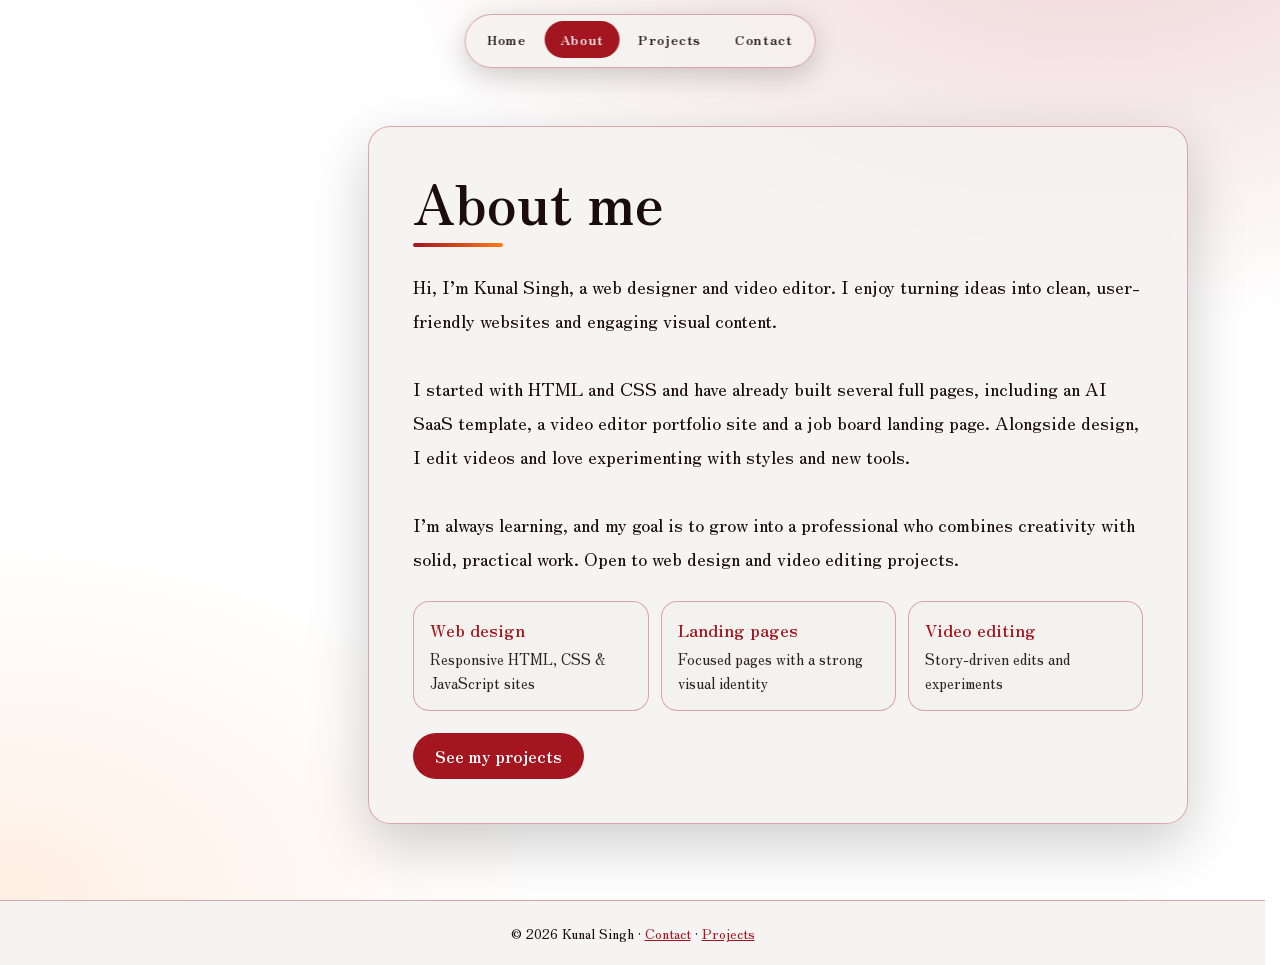
<file: about.html>
<!DOCTYPE html>
<html lang="en"><head><meta charset="utf-8">
<meta name="viewport" content="width=device-width, initial-scale=1, viewport-fit=cover">
<title>About — Kunal Singh</title>
<meta name="description" content="About Kunal Singh, a web designer and video editor who builds clean, responsive HTML, CSS and JavaScript websites.">
<meta name="theme-color" content="#a31620">
<meta property="og:type" content="website"><meta property="og:title" content="About — Kunal Singh"><meta property="og:description" content="About Kunal Singh, a web designer and video editor who builds clean, responsive HTML, CSS and JavaScript websites."><meta property="og:image" content="assets/images/og.png">
<link rel="icon" type="image/png" href="favicon.png">
<link rel="preconnect" href="https://fonts.googleapis.com"><link rel="preconnect" href="https://fonts.gstatic.com" crossorigin>
<link href="https://fonts.googleapis.com/css2?family=Zen+Old+Mincho:wght@500;900&display=swap" rel="stylesheet">
<script>document.documentElement.classList.add('js')</script>
<link rel="stylesheet" href="style.css"></head><body>
<a class="skip" href="#main">Skip to content</a>
<canvas id="fx" aria-hidden="true"></canvas><div id="ov"></div>
<nav id="nav" aria-label="Main"><a href="index.html">Home</a><a href="about.html" class="on" aria-current="page">About</a><a href="projects.html">Projects</a><a href="contact.html">Contact</a><i></i></nav>
<main id="main"><section id="about"><div class="box rv"><h2>About me</h2>
<div class="txt">Hi, I’m Kunal Singh, a web designer and video editor. I enjoy turning ideas into clean, user-friendly websites and engaging visual content.<br><br>I started with HTML and CSS and have already built several full pages, including an AI SaaS template, a video editor portfolio site and a job board landing page. Alongside design, I edit videos and love experimenting with styles and new tools.<br><br>I’m always learning, and my goal is to grow into a professional who combines creativity with solid, practical work. Open to web design and video editing projects.</div>
<ul class="svc"><li><b>Web design</b><span>Responsive HTML, CSS &amp; JavaScript sites</span></li><li><b>Landing pages</b><span>Focused pages with a strong visual identity</span></li><li><b>Video editing</b><span>Story-driven edits and experiments</span></li></ul>
<p style="margin:22px 0 0"><a class="btn" href="projects.html">See my projects</a></p></div></section></main>
<div class="sf">© 2026 Kunal Singh · <a href="contact.html">Contact</a> · <a href="projects.html">Projects</a></div>
<script src="script.js"></script></body></html>
</file>
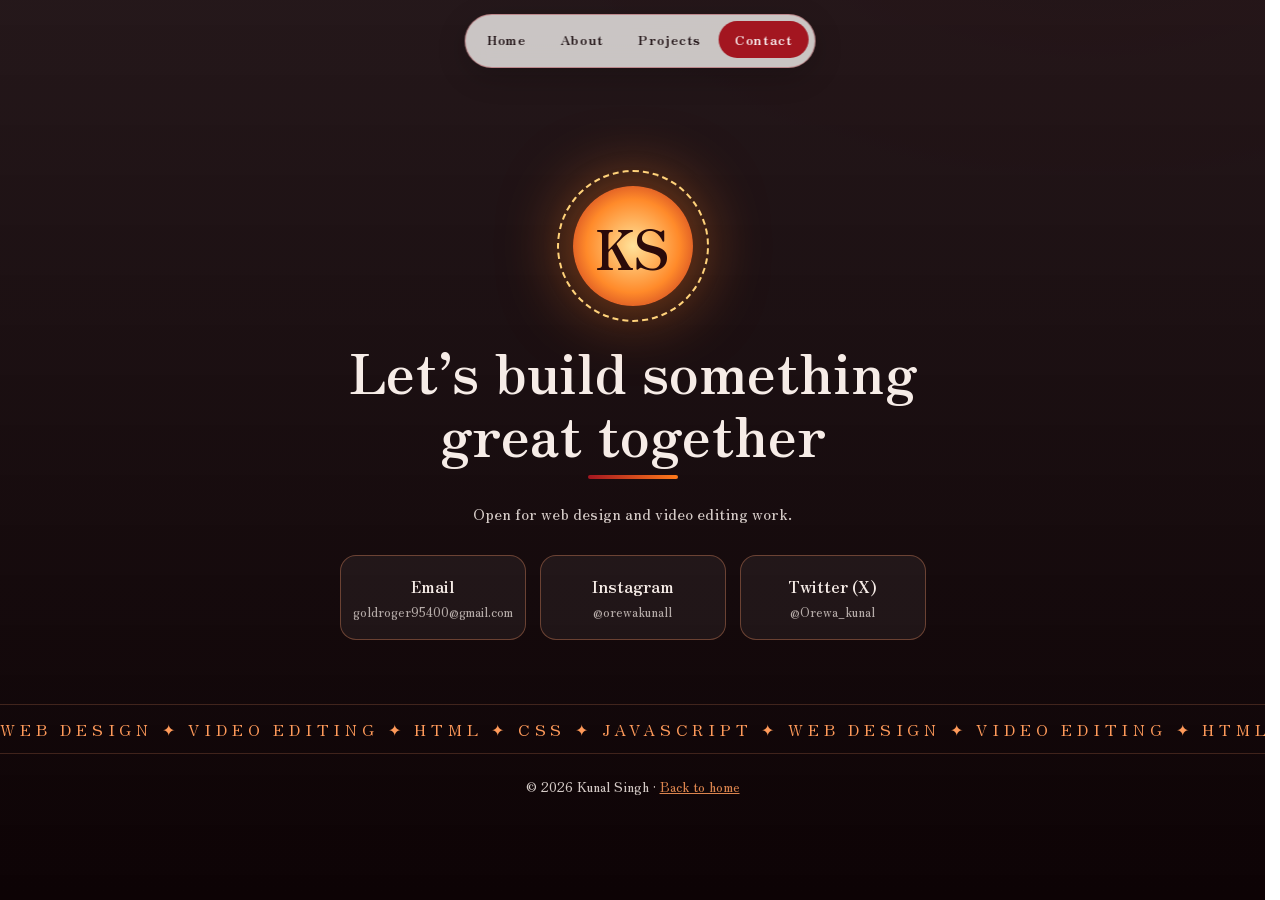
<file: contact.html>
<!DOCTYPE html>
<html lang="en"><head><meta charset="utf-8">
<meta name="viewport" content="width=device-width, initial-scale=1, viewport-fit=cover">
<title>Contact — Kunal Singh</title>
<meta name="description" content="Contact Kunal Singh for web design and video editing work. Email, Instagram and X.">
<meta name="theme-color" content="#a31620">
<meta property="og:type" content="website"><meta property="og:title" content="Contact — Kunal Singh"><meta property="og:description" content="Contact Kunal Singh for web design and video editing work. Email, Instagram and X."><meta property="og:image" content="assets/images/og.png">
<link rel="icon" type="image/png" href="favicon.png">
<link rel="preconnect" href="https://fonts.googleapis.com"><link rel="preconnect" href="https://fonts.gstatic.com" crossorigin>
<link href="https://fonts.googleapis.com/css2?family=Zen+Old+Mincho:wght@500;900&display=swap" rel="stylesheet">
<script>document.documentElement.classList.add('js')</script>
<link rel="stylesheet" href="style.css"></head><body>
<a class="skip" href="#main">Skip to content</a>
<canvas id="fx" aria-hidden="true"></canvas><div id="ov"></div>
<nav id="nav" aria-label="Main"><a href="index.html">Home</a><a href="about.html">About</a><a href="projects.html">Projects</a><a href="contact.html" class="on" aria-current="page">Contact</a><i></i></nav>
<main id="main"><footer id="contact" class="full"><div class="sun">KS</div>
<h2 class="rv">Let’s build something<br>great together</h2><p>Open for web design and video editing work.</p>
<div class="cl rv"><a href="https://mail.google.com/mail/?view=cm&fs=1&to=goldroger95400@gmail.com" target="_blank" rel="noopener">Email<small>goldroger95400@gmail.com</small></a><a href="https://www.instagram.com/orewakunall" target="_blank" rel="noopener">Instagram<small>@orewakunall</small></a><a href="https://x.com/Orewa_kunal" target="_blank" rel="noopener">Twitter (X)<small>@Orewa_kunal</small></a></div>
<div class="mq"><span id="mq">WEB DESIGN ✦ VIDEO EDITING ✦ HTML ✦ CSS ✦ JAVASCRIPT ✦ </span></div>
<div class="ft">© 2026 Kunal Singh · <a href="index.html">Back to home</a></div></footer></main>
<script src="script.js"></script></body></html>
</file>
<file: style.css>
:root{--ink:#1a0c0f;--red:#a31620;--em:#ff7a1a;--tint:#fff;--panel:rgba(244,242,239,.8);--line:rgba(163,22,32,.35);box-sizing:border-box;padding-top:env(safe-area-inset-top,0px);padding-bottom:env(safe-area-inset-bottom,0px)}
@media(prefers-color-scheme:dark){:root:not([data-theme=light]){--ink:#f6ece7;--tint:#4a3b3e;--panel:rgba(24,12,15,.78);--line:rgba(255,160,140,.28)}}
:root[data-theme=dark]{--ink:#f6ece7;--tint:#4a3b3e;--panel:rgba(24,12,15,.78);--line:rgba(255,160,140,.28)}
*{box-sizing:border-box}
html{scroll-behavior:smooth;scrollbar-gutter:stable}
html.lock{overflow:hidden}
body{margin:0;color:var(--ink);font-family:'Zen Old Mincho',Georgia,serif;overflow-x:clip;background:var(--tint)}
#fx{position:fixed;inset:0;width:100%;height:100%;z-index:100;pointer-events:none}
#nav{position:fixed;z-index:60;top:calc(14px + env(safe-area-inset-top,0px));left:50%;transform:translateX(-50%);display:flex;gap:2px;padding:6px 6px 9px;border-radius:99px;background:var(--panel);backdrop-filter:blur(12px);-webkit-backdrop-filter:blur(12px);border:1px solid var(--line);box-shadow:0 8px 30px #0003;overflow:hidden;--p:0%}
#nav a{color:var(--ink);text-decoration:none;font-weight:900;font-size:.82rem;letter-spacing:.05em;padding:9px 16px;border-radius:99px;transition:.3s;white-space:nowrap}
#nav a:hover{color:var(--em)}
#nav a.on{background:var(--red);color:#fff}
#nav i{position:absolute;left:0;bottom:0;height:3px;width:var(--p);background:linear-gradient(90deg,var(--red),var(--em))}
section{min-height:100svh;padding:110px 6vw 60px;display:flex;flex-direction:column;justify-content:center}
h2{font-size:clamp(2rem,5vw,3.4rem);margin:0 0 .4em;font-weight:900;line-height:1.15}
h2::after{content:"";display:block;width:90px;height:4px;margin-top:10px;background:linear-gradient(90deg,var(--red),var(--em));border-radius:4px}
.js .rv{opacity:0;transform:translateY(34px);transition:opacity .9s,transform .9s cubic-bezier(.2,.7,.2,1)}
.js .rv.in{opacity:1;transform:none}
#home{align-items:center}
.stage{--s:min(72svh,620px,calc(88vw - 20px));position:relative;width:min(1100px,100%);height:var(--s)}
.pic{position:absolute;left:50%;top:0;width:var(--s);height:var(--s);transform:translateX(-50%);border-radius:20px;overflow:hidden;border:2px solid var(--ink);box-shadow:0 25px 60px #0004;cursor:pointer}
.pic img{width:100%;height:100%;object-fit:cover;display:block;transition:transform 1.4s cubic-bezier(.2,.7,.2,1)}
.open .pic img{transform:scale(1.07)}
.side{position:absolute;top:50%;max-width:calc(50% - var(--s)/2 - 16px);transform:translateY(-50%);transition:transform .9s cubic-bezier(.7,0,.2,1),opacity .6s}
.L{left:0}.R{right:0;text-align:right}
.open .L{transform:translate(-140%,-50%);opacity:0}
.open .R{transform:translate(140%,-50%);opacity:0}
.side h1{font-size:clamp(2rem,4.4vw,3.8rem);line-height:1;margin:.1em 0;font-weight:900}
.jp{color:var(--red);letter-spacing:.3em;font-size:.9rem;margin:0;font-weight:900}
.side p{margin:.4em 0 1em;font-size:1.05rem;line-height:1.4}
.btn{display:inline-block;background:var(--red);color:#fff;text-decoration:none;padding:11px 22px;border-radius:99px;font-weight:900;transition:.3s}
.btn:hover{background:var(--em);transform:translateY(-3px)}
.panel{position:absolute;z-index:3;width:calc(var(--s)*.5);min-height:calc(var(--s)*.33);padding:16px 18px;background:var(--panel);backdrop-filter:blur(10px);-webkit-backdrop-filter:blur(10px);border:1px solid var(--line);border-radius:16px;box-shadow:0 12px 40px #0004;transform:scale(0);opacity:0;pointer-events:none;transition:transform .8s cubic-bezier(.7,0,.2,1) .15s,opacity .5s .15s,border-color .3s;outline:0;font-size:.95rem;line-height:1.55}
.tl{left:calc(50% - var(--s)/2 + 14px);top:14px;transform-origin:0 0}
.br{right:calc(50% - var(--s)/2 + 14px);bottom:14px;transform-origin:100% 100%}
.open .panel{transform:scale(1);opacity:1;pointer-events:auto}
.panel:focus{border-color:var(--em)}
.row{display:flex;gap:14px;align-items:center;justify-content:center;flex-wrap:wrap;margin-top:20px;font-size:.85rem}
.chg{cursor:pointer;padding:8px 16px;border-radius:99px;border:1px dashed var(--red);transition:.3s}
.chg:hover{background:var(--red);color:#fff}
.hint{opacity:.75;font-size:.82rem}
#about{align-items:flex-end}
.box{width:min(820px,100%);padding:clamp(22px,4vw,44px);background:var(--panel);backdrop-filter:blur(10px);-webkit-backdrop-filter:blur(10px);border:1px solid var(--line);border-radius:22px;box-shadow:0 20px 60px #0003}
.txt{font-size:1.15rem;line-height:1.85;min-height:8em}
#work{justify-content:center}
.hd{display:flex;justify-content:space-between;align-items:flex-end;gap:16px;flex-wrap:wrap}
.nv{width:46px;height:46px;border-radius:50%;border:1px solid var(--line);background:var(--panel);color:var(--ink);font-size:1.5rem;cursor:pointer;margin-left:8px;transition:.3s}
.nv:hover{background:var(--red);color:#fff}
.track{display:flex;gap:22px;overflow-x:auto;scroll-snap-type:x mandatory;scrollbar-width:none;padding:34px 6vw 40px;margin:0 -6vw;scroll-padding:0 6vw}
.track::-webkit-scrollbar{display:none}
.card{flex:0 0 min(320px,76vw);height:400px;position:relative;scroll-snap-align:start;border-radius:22px;padding:26px;color:#fff;cursor:pointer;overflow:hidden;display:flex;flex-direction:column;justify-content:flex-end;background:linear-gradient(160deg,var(--c1),var(--c2));box-shadow:0 14px 40px #0004;border:1px solid #fff3;transition:transform .5s cubic-bezier(.2,.7,.2,1),box-shadow .5s}
.card:hover,.card:focus-visible{transform:translateY(-10px) rotate(-.6deg);box-shadow:0 26px 60px #a3162066;outline:0}
.card b{position:absolute;top:10px;right:20px;font-size:5.5rem;opacity:.18;line-height:1;transition:font-size .75s}
.card h3{margin:0 0 .3em;font-size:1.6rem;transition:font-size .75s}
.card p{margin:0 0 .8em;opacity:.92;line-height:1.55;font-size:.95rem}
.card em{font-style:normal;font-size:.75rem;border:1px solid #fff6;border-radius:99px;padding:3px 10px;margin:0 6px 6px 0;display:inline-block}
.more{max-height:0;opacity:0;overflow:hidden;transition:max-height .6s .3s,opacity .6s .3s}
.pop{position:fixed;z-index:90;margin:0;flex:none;transform:none!important;cursor:zoom-out;transition:top .75s cubic-bezier(.7,0,.2,1),left .75s cubic-bezier(.7,0,.2,1),width .75s cubic-bezier(.7,0,.2,1),height .75s cubic-bezier(.7,0,.2,1),border-radius .75s,padding .75s}
.pop.big{padding:clamp(22px,4vw,56px);border-radius:28px}
.pop.big h3{font-size:clamp(2rem,5vw,4rem)}
.pop.big p{font-size:clamp(1rem,1.6vw,1.3rem)}
.pop.big b{font-size:10rem}
.pop.big .more{max-height:320px;opacity:1}
.x{position:absolute;top:14px;left:22px;font-size:2rem;line-height:1;opacity:0;transition:opacity .4s .4s}
.pop.big .x{opacity:1}
#ov{position:fixed;inset:0;z-index:85;background:rgba(10,3,5,.65);backdrop-filter:blur(6px);-webkit-backdrop-filter:blur(6px);opacity:0;pointer-events:none;transition:opacity .6s}
#ov.on{opacity:1;pointer-events:auto}
footer{position:relative;margin-top:60px;padding:90px 6vw 28px;background:linear-gradient(180deg,rgba(20,6,9,.93),#0d0305);color:#f6ece7;text-align:center;border-radius:46px 46px 0 0;overflow:hidden}
.sun{position:relative;width:120px;height:120px;margin:0 auto 34px;border-radius:50%;display:grid;place-items:center;font-size:3.4rem;font-weight:900;color:#2a0a0a;background:radial-gradient(circle,#ffe29a,#ff8a2a 55%,#b3201e);box-shadow:0 0 70px #ff7a1a99}
.sun::before{content:"";position:absolute;inset:-16px;border-radius:50%;border:2px dashed #ffd27a;animation:sp 20s linear infinite}
@keyframes sp{to{transform:rotate(360deg)}}
footer h2::after{margin:10px auto 0}
footer p{opacity:.85;margin:0}
.cl{display:grid;grid-template-columns:repeat(auto-fit,minmax(150px,1fr));gap:14px;max-width:760px;margin:30px auto}
.cl a{padding:18px 12px;border:1px solid #ff9a6a55;border-radius:16px;color:#f6ece7;text-decoration:none;background:#ffffff0d;font-weight:900;transition:.35s}
.cl a:hover{background:var(--red);transform:translateY(-6px);box-shadow:0 12px 30px #ff7a1a55}
.cl small{display:block;font-weight:500;opacity:.7;font-size:.78rem;margin-top:5px}
.mq{overflow:hidden;white-space:nowrap;border-block:1px solid #ff9a6a33;padding:12px 0;margin:34px -6vw 22px;color:#ff9a5a;letter-spacing:.3em}
.mq span{display:inline-block;animation:mq 30s linear infinite}
@keyframes mq{to{transform:translateX(-25%)}}
.ft{font-size:.85rem;opacity:.85}.ft a{color:#ff9a5a}
a:focus-visible,button:focus-visible{outline:2px solid var(--em);outline-offset:3px}
@media(max-width:900px){
.side{max-width:none;background:var(--panel);padding:12px 16px;border-radius:14px;border:1px solid var(--line);z-index:2}
.L{left:calc(50% - var(--s)/2 + 12px);top:12px;transform:none}
.R{right:calc(50% - var(--s)/2 + 12px);top:auto;bottom:12px;transform:none}
.open .L{transform:translateX(-170%)}.open .R{transform:translateX(170%)}
.side h1{font-size:1.7rem}.side p{font-size:.85rem;margin:.3em 0 .6em}.btn{padding:8px 16px;font-size:.85rem}
.panel{font-size:.85rem;padding:12px 14px}
.card{height:370px}}
@media(max-width:480px){#nav a{padding:8px 11px;font-size:.72rem}}
@media(prefers-reduced-motion:reduce){*,::before{animation:none!important;transition-duration:.01ms!important;scroll-behavior:auto!important}}
.card .shot{position:absolute;inset:0;background-size:100% auto;background-position:top center;background-repeat:no-repeat;z-index:0;transition:opacity .4s}
.card::before{content:"";position:absolute;inset:0;z-index:1;background:linear-gradient(180deg,#0000 25%,#000d 78%)}
.card>*:not(.shot){position:relative;z-index:2}.card b{position:absolute;z-index:2}
.pop .shot{opacity:0}.pop::before{display:none}
.scr{margin-top:14px;max-height:calc(100vh - 200px - 230px);overflow:auto;border-radius:12px;border:1px solid #fff3;-webkit-overflow-scrolling:touch}.scr img{display:block;width:100%}
.pop.big .more{max-height:none}
.pop.big{justify-content:flex-start!important;padding-top:clamp(22px,3vw,40px)}
.pop.big b{font-size:4rem!important;top:6px}
.pop.big h3{font-size:clamp(1.6rem,3vw,2.4rem)!important;margin-top:0}
.pop.big p{font-size:clamp(.95rem,1.3vw,1.1rem)!important}
.pop.big .more{flex:1 1 auto;min-height:0;display:flex;max-height:none!important}
.pop.big .scr{flex:1;max-height:none;margin-top:12px}
.pop.big{padding:18px 22px!important}
.pop.big b{display:none}
.pop.big h3{font-size:clamp(1.3rem,2.2vw,1.8rem)!important}
.pop.big p{margin:.3em 0 .6em}
.pop.big .scr{margin-top:8px}
@media(max-width:640px){.pop.big{padding:12px!important;border-radius:18px}.pop.big h3{font-size:1.2rem!important;margin:0 24px 6px 0}.pop.big p{display:none}.pop.big em{font-size:.7rem;padding:2px 9px}.pop.big .x{top:8px;right:12px}}

/* ---- polish pass ---- */
:root{--scrim:rgba(255,255,255,.62)}
@media(prefers-color-scheme:dark){:root:not([data-theme=light]){--scrim:rgba(14,6,8,.72)}}
:root[data-theme=dark]{--scrim:rgba(14,6,8,.72)}
body::before{content:"";position:fixed;inset:0;z-index:-1;background:radial-gradient(1200px 700px at 85% -10%,rgba(163,22,32,.18),transparent 60%),radial-gradient(900px 600px at 0% 100%,rgba(255,122,26,.12),transparent 60%),var(--tint)}
.skip{position:absolute;left:12px;top:-60px;z-index:200;background:var(--red);color:#fff;padding:10px 16px;border-radius:10px;text-decoration:none;font-weight:900}.skip:focus{top:12px}
.hd{background:var(--panel);backdrop-filter:blur(10px);-webkit-backdrop-filter:blur(10px);border:1px solid var(--line);border-radius:20px;padding:20px 26px;box-shadow:0 14px 40px #0002}
.hd h2{margin:0}
#work .hint{align-self:flex-start;background:var(--panel);padding:8px 14px;border-radius:99px;border:1px solid var(--line);opacity:1}
.card{background-color:#120609}
.card::before{background:linear-gradient(180deg,#0000 20%,#000e 80%)}
.card h3,.card p{text-shadow:0 1px 8px #000a}
.hint{opacity:.9}
.svc{list-style:none;margin:26px 0 0;padding:0;display:grid;grid-template-columns:repeat(auto-fit,minmax(180px,1fr));gap:12px}
.svc li{padding:16px;border:1px solid var(--line);border-radius:16px;background:var(--panel)}
.svc b{display:block;color:var(--red);font-size:1.05rem;margin-bottom:4px}
@media(prefers-color-scheme:dark){:root:not([data-theme=light]) .svc b{color:var(--em)}}
.svc span{font-size:.92rem;line-height:1.45;opacity:.9}
.pic img{image-rendering:auto}

/* ---- multi-page ---- */
.sf{text-align:center;padding:22px 6vw;font-size:.85rem;background:var(--panel);border-top:1px solid var(--line)}
.sf a{color:var(--red)}
footer.full{min-height:100svh;margin:0;border-radius:0;display:flex;flex-direction:column;justify-content:center;padding-top:110px}
a.card{text-decoration:none;color:#fff}
.card{flex:0 0 min(380px,80vw);height:clamp(480px,70svh,640px)}
.pbar{display:flex;align-items:center;gap:16px;padding:14px 6vw;background:var(--panel);backdrop-filter:blur(12px);-webkit-backdrop-filter:blur(12px);border-bottom:1px solid var(--line);position:sticky;top:0;z-index:50}
.pbar span{font-weight:900}
.pj{max-width:1100px;margin:0 auto;padding:40px 6vw 60px}
.pj h1{font-size:clamp(2rem,5vw,3.4rem);margin:0 0 .3em}
.pj p{font-size:1.15rem;line-height:1.7;max-width:70ch}
.tags em{font-style:normal;font-size:.8rem;border:1px solid var(--red);color:var(--red);border-radius:99px;padding:3px 12px;margin-right:8px}
.frame{margin-top:28px;border-radius:18px;overflow:hidden;border:1px solid var(--line);box-shadow:0 20px 60px #0004;background:#fff}
.frame img{display:block;width:100%;height:auto}

/* ---- home sections ---- */
.sec{min-height:0;padding:70px 6vw}
.box.wide{width:min(1100px,100%);margin:0 auto}
#featured .hd{max-width:1100px;width:100%;margin:0 auto 24px}
.fg{display:grid;grid-template-columns:repeat(auto-fit,minmax(260px,1fr));gap:22px;max-width:1100px;width:100%;margin:0 auto}
.fc{display:block;text-decoration:none;color:var(--ink);background:var(--panel);backdrop-filter:blur(10px);-webkit-backdrop-filter:blur(10px);border:1px solid var(--line);border-radius:20px;padding:14px 14px 20px;box-shadow:0 14px 40px #0002;transition:transform .4s cubic-bezier(.2,.7,.2,1),box-shadow .4s}
.fc:hover,.fc:focus-visible{transform:translateY(-8px);box-shadow:0 24px 50px #a3162055;outline:0}
.th{aspect-ratio:16/10;overflow:hidden;border-radius:12px;border:1px solid var(--line);background:#111}
.th img{width:100%;height:100%;object-fit:cover;object-position:top;display:block;transition:transform .8s}
.fc:hover .th img{transform:scale(1.05)}
.fc h3{margin:14px 6px 4px;font-size:1.3rem}
.fc p{margin:0 6px 10px;line-height:1.5;font-size:.95rem;opacity:.9}
.tg{margin:0 6px;font-size:.78rem;color:var(--red);font-weight:900;letter-spacing:.06em}
.steps{list-style:none;margin:20px 0 0;padding:0;display:grid;grid-template-columns:repeat(auto-fit,minmax(200px,1fr));gap:14px;counter-reset:s}
.steps li{padding:18px;border:1px solid var(--line);border-radius:16px;background:var(--panel)}
.steps b{color:var(--em);font-size:1.6rem}
.steps h3{margin:4px 0 6px;font-size:1.2rem}
.steps span{font-size:.93rem;line-height:1.5;opacity:.9}
.chips{display:flex;flex-wrap:wrap;gap:10px;margin-top:18px}
.chips span{padding:9px 18px;border:1px solid var(--red);border-radius:99px;font-weight:900;font-size:.95rem;background:var(--panel);transition:.3s}
.chips span:hover{background:var(--red);color:#fff;transform:translateY(-3px)}
.cta{text-align:center;align-items:center}
.cta h2::after{margin:10px auto 0}
.cta p{font-size:1.15rem;margin:0 0 22px}
#home{padding-bottom:30px}
</file>
